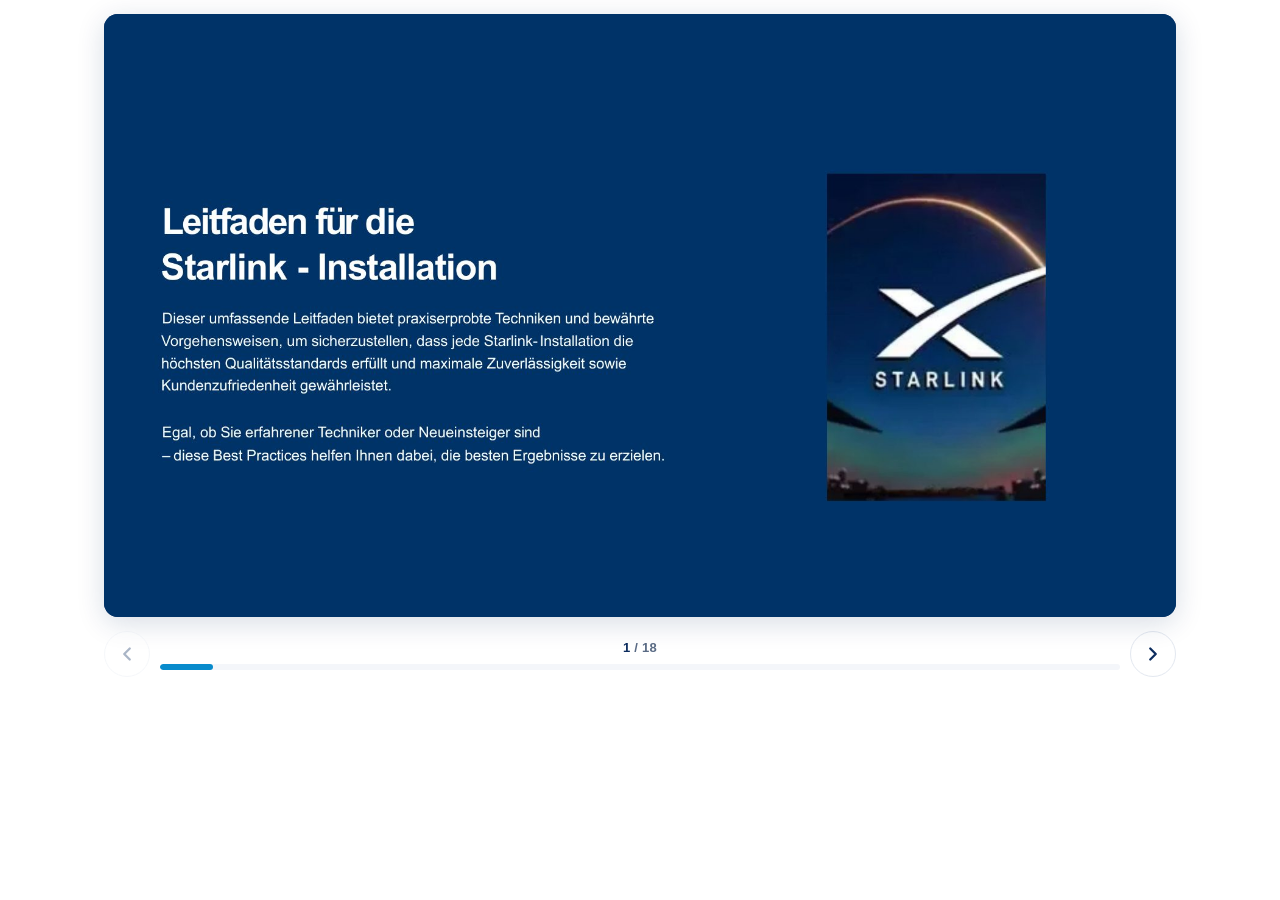
<file: index.html>
<!DOCTYPE html>
<html lang="de">
<head>
<meta charset="UTF-8" />
<meta name="viewport" content="width=device-width, initial-scale=1, viewport-fit=cover" />
<meta name="robots" content="noindex" />
<title>Starlink-Installation – Best Practices</title>
<style>
  /* ===== Helferline-Stil – zentrale Variablen (hier anpassen) ===== */
  :root{
    --brand:        #088bcc;   /* Helferline-Blau */
    --brand-dark:   #0670a3;
    --navy:         #0d2d5f;   /* dunkelblau wie die Folien */
    --bg:           #ffffff;
    --surface:      #f4f6fa;
    --text:         #0d2d5f;
    --text-soft:    #5a6b85;
    --border:       #e3e8f0;
    --radius:       14px;
    --shadow:       0 6px 28px rgba(13,45,95,.16);
    --font: -apple-system, BlinkMacSystemFont, "Segoe UI", Roboto, "Helvetica Neue", Arial, sans-serif;
  }

  *{ box-sizing:border-box; margin:0; padding:0; -webkit-tap-highlight-color:transparent; }
  html,body{ height:100%; }
  body{
    font-family:var(--font);
    color:var(--text);
    background:var(--bg);
    line-height:1.5;
    /* sicher im iframe + auf dem Handy (Notch) */
    padding:env(safe-area-inset-top) env(safe-area-inset-right) env(safe-area-inset-bottom) env(safe-area-inset-left);
  }

  .app{
    max-width:1100px;
    margin:0 auto;
    padding:14px 14px 18px;
    display:flex;
    flex-direction:column;
    gap:14px;
    min-height:100%;
  }

  /* ===== Folien-Bühne ===== */
  .stage{
    position:relative;
    width:100%;
    aspect-ratio:16/9;
    background:var(--navy);
    border-radius:var(--radius);
    overflow:hidden;
    box-shadow:var(--shadow);
    touch-action:pan-y;
    user-select:none;
  }
  .stage img{
    position:absolute;
    inset:0;
    width:100%;
    height:100%;
    object-fit:contain;
    opacity:0;
    transition:opacity .25s ease;
  }
  .stage img.active{ opacity:1; }

  /* Pfeile auf der Bühne (Desktop / Tablet) */
  .edge{
    position:absolute;
    top:0; bottom:0;
    width:18%;
    max-width:90px;
    border:0;
    background:transparent;
    color:#fff;
    cursor:pointer;
    display:flex;
    align-items:center;
    opacity:0;
    transition:opacity .2s ease;
    z-index:2;
  }
  .stage:hover .edge{ opacity:1; }
  .edge.prev{ left:0; justify-content:flex-start; padding-left:10px; }
  .edge.next{ right:0; justify-content:flex-end; padding-right:10px; }
  .edge:disabled{ opacity:0 !important; cursor:default; }
  .edge svg{
    width:42px; height:42px;
    background:rgba(13,45,95,.55);
    border-radius:50%;
    padding:8px;
    backdrop-filter:blur(2px);
  }
  .edge:hover svg{ background:var(--brand); }

  /* Ladeindikator */
  .stage::after{
    content:"";
    position:absolute;
    top:50%; left:50%;
    width:34px; height:34px;
    margin:-17px 0 0 -17px;
    border:3px solid rgba(255,255,255,.25);
    border-top-color:#fff;
    border-radius:50%;
    animation:spin .8s linear infinite;
    opacity:0;
    transition:opacity .2s;
    z-index:1;
  }
  .stage.loading::after{ opacity:1; }
  @keyframes spin{ to{ transform:rotate(360deg); } }

  /* ===== Steuerleiste ===== */
  .controls{
    display:flex;
    align-items:center;
    gap:10px;
  }
  .nav-btn{
    flex:0 0 auto;
    width:46px; height:46px;
    border:1px solid var(--border);
    background:var(--bg);
    color:var(--navy);
    border-radius:50%;
    font-size:0;
    cursor:pointer;
    display:flex; align-items:center; justify-content:center;
    transition:background .15s, border-color .15s, transform .05s;
  }
  .nav-btn svg{ width:22px; height:22px; }
  .nav-btn:active{ transform:scale(.94); }
  .nav-btn:hover:not(:disabled){ border-color:var(--brand); color:var(--brand); }
  .nav-btn:disabled{ opacity:.35; cursor:default; }

  .meter{
    flex:1 1 auto;
    display:flex;
    flex-direction:column;
    gap:6px;
    min-width:0;
  }
  .counter{
    font-size:13px;
    font-weight:600;
    color:var(--text-soft);
    text-align:center;
    letter-spacing:.02em;
  }
  .counter b{ color:var(--navy); }
  .bar{
    height:6px;
    width:100%;
    background:var(--surface);
    border-radius:99px;
    overflow:hidden;
  }
  .bar > i{
    display:block;
    height:100%;
    width:0;
    background:var(--brand);
    border-radius:99px;
    transition:width .25s ease;
  }

  /* ===== Responsiv ===== */
  @media (max-width:560px){
    .app{ padding:10px 10px 14px; gap:11px; }
    .stage{ border-radius:11px; }
    .edge{ display:none; }            /* am Handy nur Wischen + Buttons */
    .nav-btn{ width:44px; height:44px; }
    .btn{ font-size:14px; padding:12px 14px; }
  }
</style>
</head>
<body>
  <main class="app">
    <!-- Folien -->
    <div class="stage loading" id="stage">
      <button class="edge prev" id="edgePrev" aria-label="Vorherige Folie">
        <svg viewBox="0 0 24 24" fill="none" stroke="currentColor" stroke-width="2.5" stroke-linecap="round" stroke-linejoin="round"><polyline points="15 18 9 12 15 6"/></svg>
      </button>
      <button class="edge next" id="edgeNext" aria-label="Nächste Folie">
        <svg viewBox="0 0 24 24" fill="none" stroke="currentColor" stroke-width="2.5" stroke-linecap="round" stroke-linejoin="round"><polyline points="9 18 15 12 9 6"/></svg>
      </button>
    </div>

    <!-- Navigation + Fortschritt -->
    <div class="controls">
      <button class="nav-btn" id="prev" aria-label="Zurück">
        <svg viewBox="0 0 24 24" fill="none" stroke="currentColor" stroke-width="2.5" stroke-linecap="round" stroke-linejoin="round"><polyline points="15 18 9 12 15 6"/></svg>
      </button>
      <div class="meter">
        <div class="counter"><b id="cur">1</b> / <span id="total">18</span></div>
        <div class="bar"><i id="fill"></i></div>
      </div>
      <button class="nav-btn" id="next" aria-label="Weiter">
        <svg viewBox="0 0 24 24" fill="none" stroke="currentColor" stroke-width="2.5" stroke-linecap="round" stroke-linejoin="round"><polyline points="9 18 15 12 9 6"/></svg>
      </button>
    </div>
  </main>

<script>
(function(){
  "use strict";
  var TOTAL = 18;
  var PATH  = function(n){ return "slides/slide-" + String(n).padStart(2,"0") + ".jpg"; };

  var stage   = document.getElementById("stage");
  var curEl   = document.getElementById("cur");
  var fillEl  = document.getElementById("fill");
  var prevBtn = document.getElementById("prev");
  var nextBtn = document.getElementById("next");
  var edgePrev= document.getElementById("edgePrev");
  var edgeNext= document.getElementById("edgeNext");

  document.getElementById("total").textContent = TOTAL;

  var imgs = [];   // gecachte <img> Elemente, lazy erzeugt
  var index = 1;

  function getImg(n){
    if(imgs[n]) return imgs[n];
    var img = new Image();
    img.alt = "Folie " + n + " von " + TOTAL;
    img.draggable = false;
    img.src = PATH(n);
    stage.appendChild(img);
    imgs[n] = img;
    return img;
  }

  function show(n){
    n = Math.min(TOTAL, Math.max(1, n));
    index = n;

    var img = getImg(n);
    // Ladezustand
    stage.classList.toggle("loading", !img.complete);
    if(!img.complete){
      img.addEventListener("load", function(){
        if(index === n) stage.classList.remove("loading");
      }, { once:true });
    }

    // aktive Folie umschalten
    for(var i=1;i<=TOTAL;i++){
      if(imgs[i]) imgs[i].classList.toggle("active", i===n);
    }
    img.classList.add("active");

    // Nachbarn vorladen
    if(n < TOTAL) getImg(n+1);
    if(n > 1)     getImg(n-1);

    // UI aktualisieren
    curEl.textContent = n;
    fillEl.style.width = (n / TOTAL * 100) + "%";
    var atStart = n===1, atEnd = n===TOTAL;
    prevBtn.disabled = edgePrev.disabled = atStart;
    nextBtn.disabled = edgeNext.disabled = atEnd;
  }

  function nextSlide(){ if(index < TOTAL) show(index+1); }
  function prevSlide(){ if(index > 1)     show(index-1); }

  prevBtn.addEventListener("click", prevSlide);
  nextBtn.addEventListener("click", nextSlide);
  edgePrev.addEventListener("click", prevSlide);
  edgeNext.addEventListener("click", nextSlide);

  // Tastatur (Desktop)
  document.addEventListener("keydown", function(e){
    if(e.key === "ArrowRight" || e.key === "PageDown"){ nextSlide(); }
    else if(e.key === "ArrowLeft" || e.key === "PageUp"){ prevSlide(); }
  });

  // Wischen (Handy / Tablet)
  var sx=0, sy=0, tracking=false;
  stage.addEventListener("touchstart", function(e){
    if(e.touches.length!==1) return;
    sx=e.touches[0].clientX; sy=e.touches[0].clientY; tracking=true;
  }, { passive:true });
  stage.addEventListener("touchend", function(e){
    if(!tracking) return; tracking=false;
    var t=e.changedTouches[0];
    var dx=t.clientX-sx, dy=t.clientY-sy;
    if(Math.abs(dx) > 45 && Math.abs(dx) > Math.abs(dy)*1.4){
      if(dx < 0) nextSlide(); else prevSlide();
    }
  }, { passive:true });

  show(1);
})();
</script>
</body>
</html>
</file>
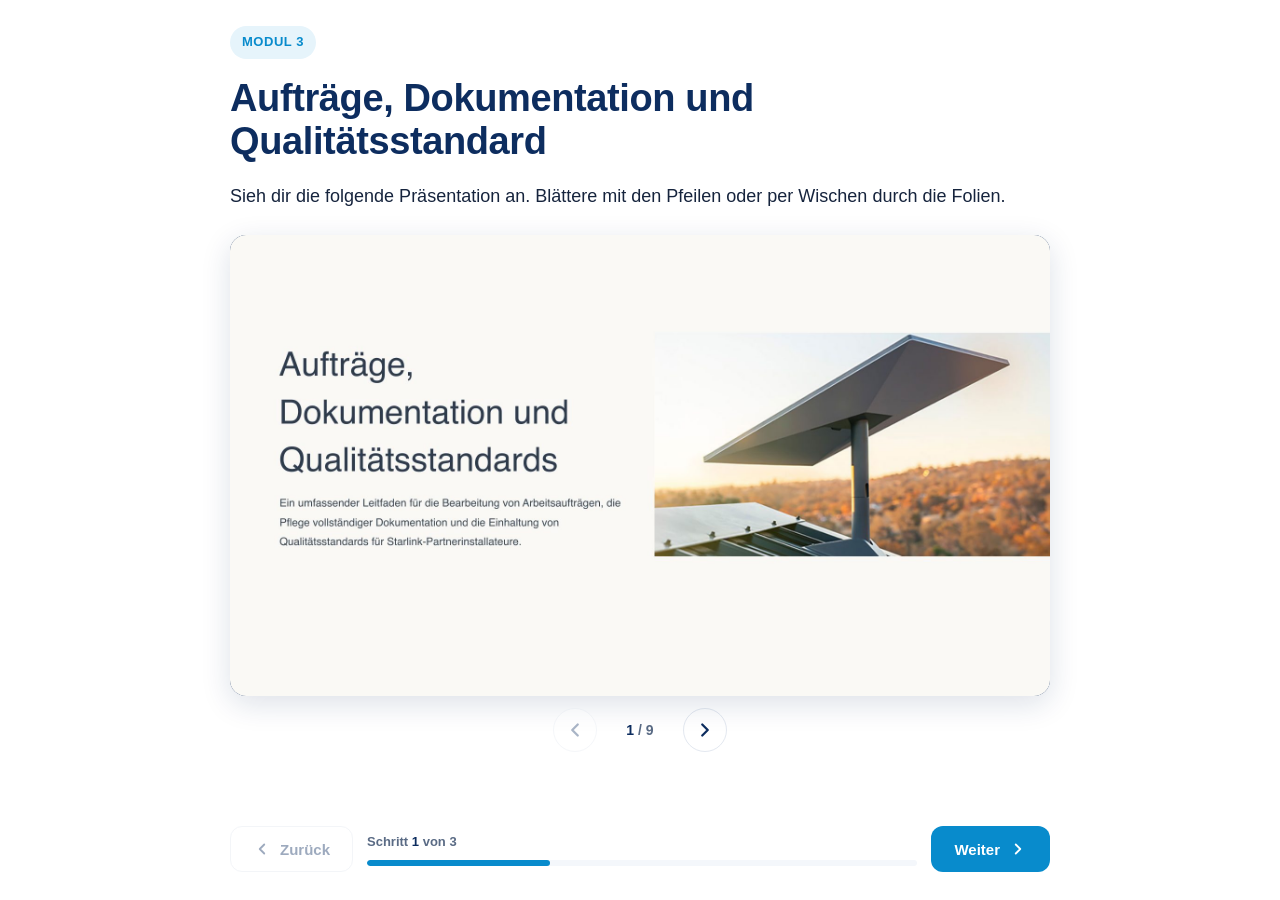
<file: modul-3/index.html>
<!DOCTYPE html>
<html lang="de">
<head>
<meta charset="UTF-8" />
<meta name="viewport" content="width=device-width, initial-scale=1, viewport-fit=cover" />
<meta name="robots" content="noindex" />
<title>Modul 3 – Arbeitsaufträge &amp; Dokumentation</title>
<link rel="stylesheet" href="../assets/module.css" />
</head>
<body>
  <main class="wrap">
    <span class="eyebrow">Modul 3</span>

    <section class="step active" data-step>
      <h1>Aufträge, Dokumentation und Qualitätsstandard</h1>
      <div class="lead"><p>Sieh dir die folgende Präsentation an. Blättere mit den Pfeilen oder per Wischen durch die Folien.</p></div>
      <div class="slides" data-base="../slides/work-orders/slide-" data-count="9">
        <div class="sstage"></div>
        <div class="scontrols">
          <button class="snav" data-dir="-1" aria-label="Vorherige Folie"><svg viewBox="0 0 24 24" fill="none" stroke="currentColor" stroke-width="2.5" stroke-linecap="round" stroke-linejoin="round"><polyline points="15 18 9 12 15 6"/></svg></button>
          <div class="scount"><b class="scur">1</b> / 9</div>
          <button class="snav" data-dir="1" aria-label="Nächste Folie"><svg viewBox="0 0 24 24" fill="none" stroke="currentColor" stroke-width="2.5" stroke-linecap="round" stroke-linejoin="round"><polyline points="9 18 15 12 9 6"/></svg></button>
        </div>
      </div>
    </section>

    <section class="step" data-step>
      <h1>Wissensüberprüfung – Arbeitsaufträge und Dokumentation</h1>
      <div class="lead"><p>Erreiche mehr als 70 %, um fortzufahren. Bei Fehlern kannst du es erneut versuchen.</p></div>
      <div class="quiz"></div>
      <script type="application/json" data-quiz>
      {
        "module": "Modul 3 – Wissensüberprüfung Arbeitsaufträge und Dokumentation",
        "passPercent": 70,
        "blockOnFail": true,
        "questions": [
          {
            "q": "Welche der folgenden Dokumente sind für die Starlink-Installationsdokumentation erforderlich?",
            "options": [
              "Kundensignaturen sind auf Genehmigungs- und Abschlussformularen verpflichtend",
              "Fotos müssen nur für den Außenbereich der Installation eingereicht werden",
              "Formulare können mit leeren Feldern eingereicht werden, solange die Fotos gemacht wurden"
            ],
            "answer": 0
          },
          {
            "q": "Erforderliche Formulare umfassen die Vorinstallationsbewertung, das Kundenfreigabeformular, das Abschlussformular der Installation und die Geräteüberprüfung.",
            "options": [
              "Wahr",
              "Falsch"
            ],
            "answer": 0
          },
          {
            "q": "Welche der folgenden ist erforderlich, um die SBPM-Standards zu erfüllen?",
            "options": [
              "Alle erforderlichen Formulare und Fotos sollten unmittelbar nach einer Installation eingereicht werden",
              "Nur das Vorinstallationsformular ist zur Einreichung erforderlich"
            ],
            "answer": 0
          }
        ]
      }
      </script>
    </section>

    <section class="step" data-step>
      <h1>Wissensüberprüfung – Finale</h1>
      <div class="lead"><p>5 zufällige Fragen aus dem gesamten Kurs. Erreiche mehr als 70 %, um Modul 3 abzuschließen.</p></div>
      <div class="quiz"></div>
      <script type="application/json" data-quiz>
      {
        "module": "Modul 3 – Wissensüberprüfung Finale",
        "passPercent": 70,
        "blockOnFail": true,
        "pickRandom": 5,
        "questions": [
          {
            "q": "Welche der folgenden Vorteile bietet Starlink im Vergleich zu herkömmlichen Satelliten-Internetdiensten?",
            "options": [
              "Starlink nutzt eine große Satellitenkonstellation in der niedrigen Erdumlaufbahn.",
              "Starlink erfordert keine Sicht zum Himmel, um eine Verbindung herzustellen.",
              "Starlink funktioniert nur in warmen Klimazonen."
            ],
            "answer": 0
          },
          {
            "q": "Welche Anforderung gilt für die Nutzung des Starlink-Internets?",
            "options": [
              "Liefert Internet über geostationäre Satelliten",
              "Erfordert eine freie Sicht zum Himmel",
              "Funktioniert nur innerhalb der Vereinigten Staaten"
            ],
            "answer": 1
          },
          {
            "q": "Welche Aussage trifft auf Starlinks Technologie zu?",
            "options": [
              "Starlink funktioniert bei widrigen Wetterbedingungen nicht",
              "Starlink erfordert eine freie Sicht zum Himmel für einen optimalen Betrieb.",
              "Starlink-Kits enthalten nicht die für die Internetverbindung erforderliche Ausrüstung."
            ],
            "answer": 1
          },
          {
            "q": "Was bietet Starlink?",
            "options": [
              "Zugang zu Glasfaserkabeln",
              "Die fortschrittlichste Satellitentechnologie der Welt zur Bereitstellung von schnellem Internet mit geringer Latenz.",
              "Herkömmlicher Kabelfernsehservice"
            ],
            "answer": 1
          },
          {
            "q": "Was ist der Zweck der Fehlerbehebung innerhalb der Starlink-App?",
            "options": [
              "Installationsaufträge dauerhaft speichern",
              "Konnektivitätsprobleme diagnostizieren und beheben",
              "Die Internetgeschwindigkeit über die Kapazität von Starlink hinaus steigern"
            ],
            "answer": 1
          },
          {
            "q": "Was sollten Sie tun, wenn in der Starlink-App die Meldung „Starlink nicht erreichbar“ angezeigt wird?",
            "options": [
              "Die Starlink-Schüssel sofort ersetzen",
              "Starten Sie das System neu, indem Sie die Stromversorgung trennen und anschließend wieder anschließen",
              "Die Meldung ignorieren und später erneut versuchen"
            ],
            "answer": 1
          },
          {
            "q": "Welcher Schritt trägt zur optimalen Zuverlässigkeit einer Starlink-Installation bei?",
            "options": [
              "Die Schüssel abgedeckt lassen, um Witterungseinflüsse zu vermeiden",
              "Die Schüssel mit einer Schutzplane abdecken, um sie sauber zu halten.",
              "Die Schüssel so montieren, dass sie eine klare, freie Sicht auf den Himmel hat."
            ],
            "answer": 2
          },
          {
            "q": "Welche Vorgehensweise ist eine bewährte Methode bei der Montage der Starlink-Schüssel?",
            "options": [
              "Wählen Sie einen Standort inmitten vieler Bäume, um die Schüssel vor Wind zu schützen",
              "Stellen Sie sicher, dass die Halterung eben, sicher ist und eine freie Sicht auf den Himmel bietet",
              "Montieren Sie die Schüssel aus Bequemlichkeitsgründen im Inneren eines Fensters"
            ],
            "answer": 1
          },
          {
            "q": "Wie stellt man eine ordnungsgemäße Verlegung des Starlink-Kabels sicher?",
            "options": [
              "Stellen Sie sicher, dass das Kabel lang genug ist und etwas Spielraum für Wärme- und Kälteausdehnung bietet.",
              "Knicken Sie das Kabel, damit es sich eng um Ecken legt.",
              "Verlegen Sie das Kabel durch Wasserrohre für zusätzlichen Schutz."
            ],
            "answer": 0
          },
          {
            "q": "Was ist der korrekte Ansatz zur Verlegung und zum Schutz von Starlink-Kabeln?",
            "options": [
              "Verwenden Sie scharfe Biegungen, um Kabel zu verbergen.",
              "Befestigen Sie Kabel ordentlich mit Clips oder Kabelkanälen und schützen Sie alle Eintrittspunkte vor Witterungseinflüssen.",
              "Lassen Sie Kabel bis zum Ende der Arbeit frei draußen laufen."
            ],
            "answer": 1
          },
          {
            "q": "Wie können Sie am Ende einer Installation die Kundenzufriedenheit am besten sicherstellen?",
            "options": [
              "Demonstrieren Sie die Starlink-App, erläutern Sie grundlegende Fehlerbehebungsschritte und beantworten Sie alle Fragen.",
              "Verlassen Sie den Einsatzort sofort.",
              "Überspringen Sie den Geschwindigkeitstest, da das System bereits aktiv ist."
            ],
            "answer": 0
          },
          {
            "q": "Welche Leistungstests müssen Sie durchführen?",
            "options": [
              "Geschwindigkeit",
              "Verbindung",
              "Abdeckung",
              "Alle oben genannten"
            ],
            "answer": 3
          }
        ]
      }
      </script>
    </section>

    <div class="controls" id="controls">
      <button class="btn btn-ghost" id="prev">
        <svg viewBox="0 0 24 24" fill="none" stroke="currentColor" stroke-width="2.4" stroke-linecap="round" stroke-linejoin="round"><polyline points="15 18 9 12 15 6"/></svg>
        Zurück
      </button>
      <div class="progress">
        <div class="label">Schritt <b id="cur">1</b> von <span id="total">3</span></div>
        <div class="bar"><i id="fill"></i></div>
      </div>
      <button class="btn btn-primary" id="next">
        <span id="nextLbl">Weiter</span>
        <svg viewBox="0 0 24 24" fill="none" stroke="currentColor" stroke-width="2.4" stroke-linecap="round" stroke-linejoin="round"><polyline points="9 18 15 12 9 6"/></svg>
      </button>
    </div>
  </main>

<script src="../assets/quiz.js"></script>
<script src="../assets/module.js"></script>
</body>
</html>
</file>
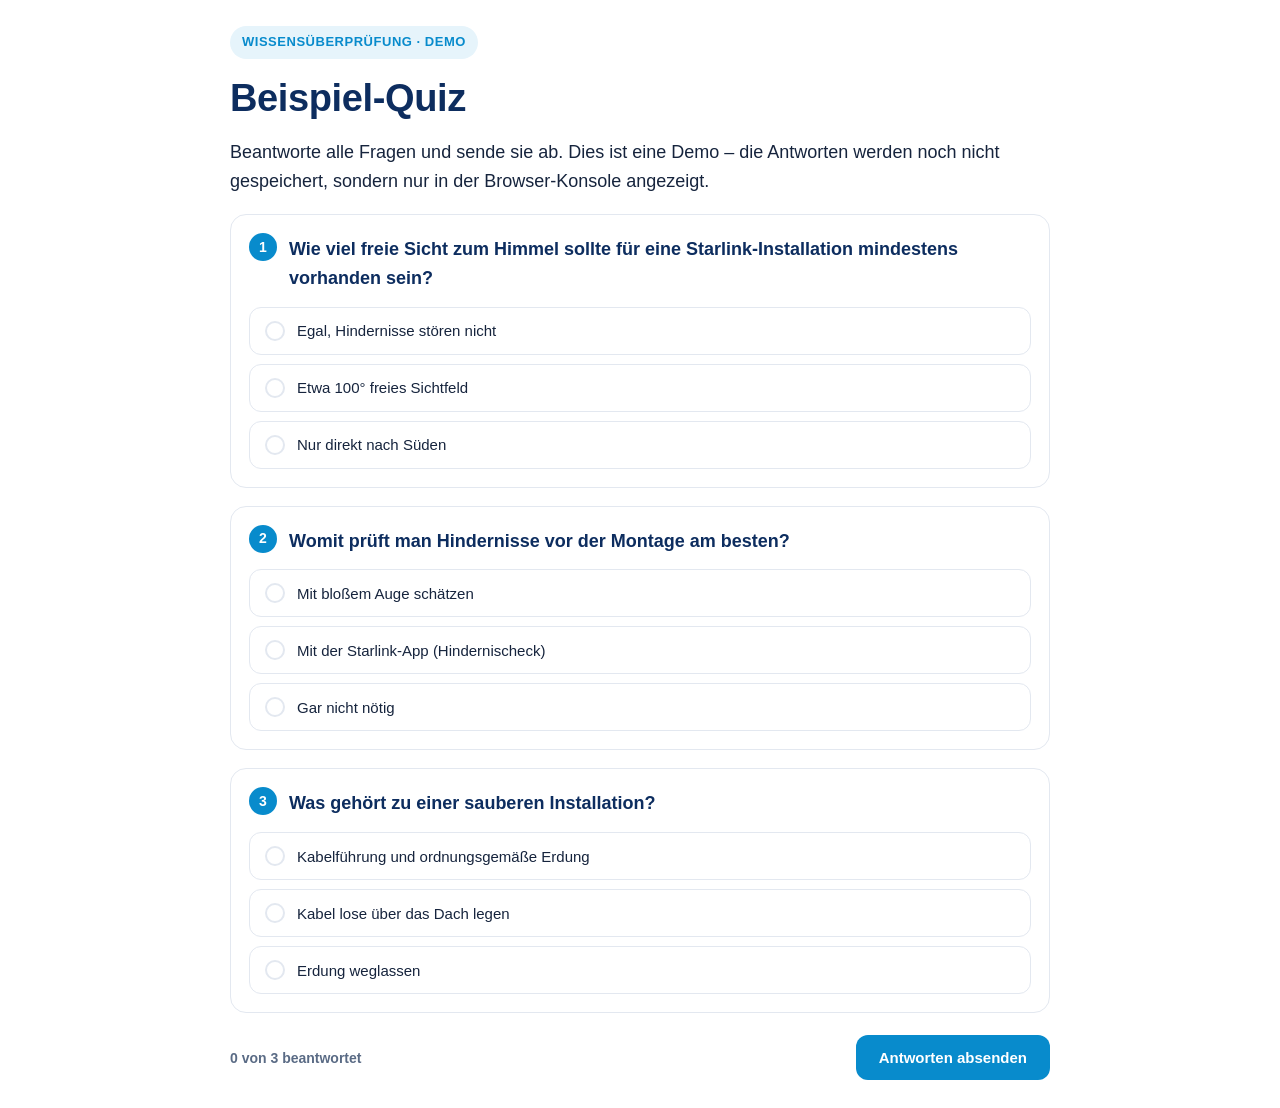
<file: quiz-demo/index.html>
<!DOCTYPE html>
<html lang="de">
<head>
<meta charset="UTF-8" />
<meta name="viewport" content="width=device-width, initial-scale=1, viewport-fit=cover" />
<meta name="robots" content="noindex" />
<title>Wissensüberprüfung – Demo</title>
<link rel="stylesheet" href="../assets/module.css" />
</head>
<body>
  <main class="wrap">
    <span class="eyebrow">Wissensüberprüfung · Demo</span>
    <h1>Beispiel-Quiz</h1>
    <div class="lead">
      <p>Beantworte alle Fragen und sende sie ab. Dies ist eine Demo – die Antworten werden noch nicht gespeichert, sondern nur in der Browser-Konsole angezeigt.</p>
    </div>

    <div id="quiz"></div>
  </main>

  <script>
    window.QUIZ = {
      module: "Demo – Wissensüberprüfung",
      endpoint: "",            // leer = Demo-Modus (kein Speichern). Später: Apps-Script-URL eintragen.
      secret: "",
      passPercent: 67,
      blockOnFail: true,
      endEvent: "videoCompleted",
      questions: [
        {
          q: "Wie viel freie Sicht zum Himmel sollte für eine Starlink-Installation mindestens vorhanden sein?",
          options: ["Egal, Hindernisse stören nicht", "Etwa 100° freies Sichtfeld", "Nur direkt nach Süden"],
          answer: 1
        },
        {
          q: "Womit prüft man Hindernisse vor der Montage am besten?",
          options: ["Mit bloßem Auge schätzen", "Mit der Starlink-App (Hindernischeck)", "Gar nicht nötig"],
          answer: 1
        },
        {
          q: "Was gehört zu einer sauberen Installation?",
          options: ["Kabelführung und ordnungsgemäße Erdung", "Kabel lose über das Dach legen", "Erdung weglassen"],
          answer: 0
        }
      ]
    };
  </script>
  <script src="../assets/quiz.js"></script>
</body>
</html>
</file>
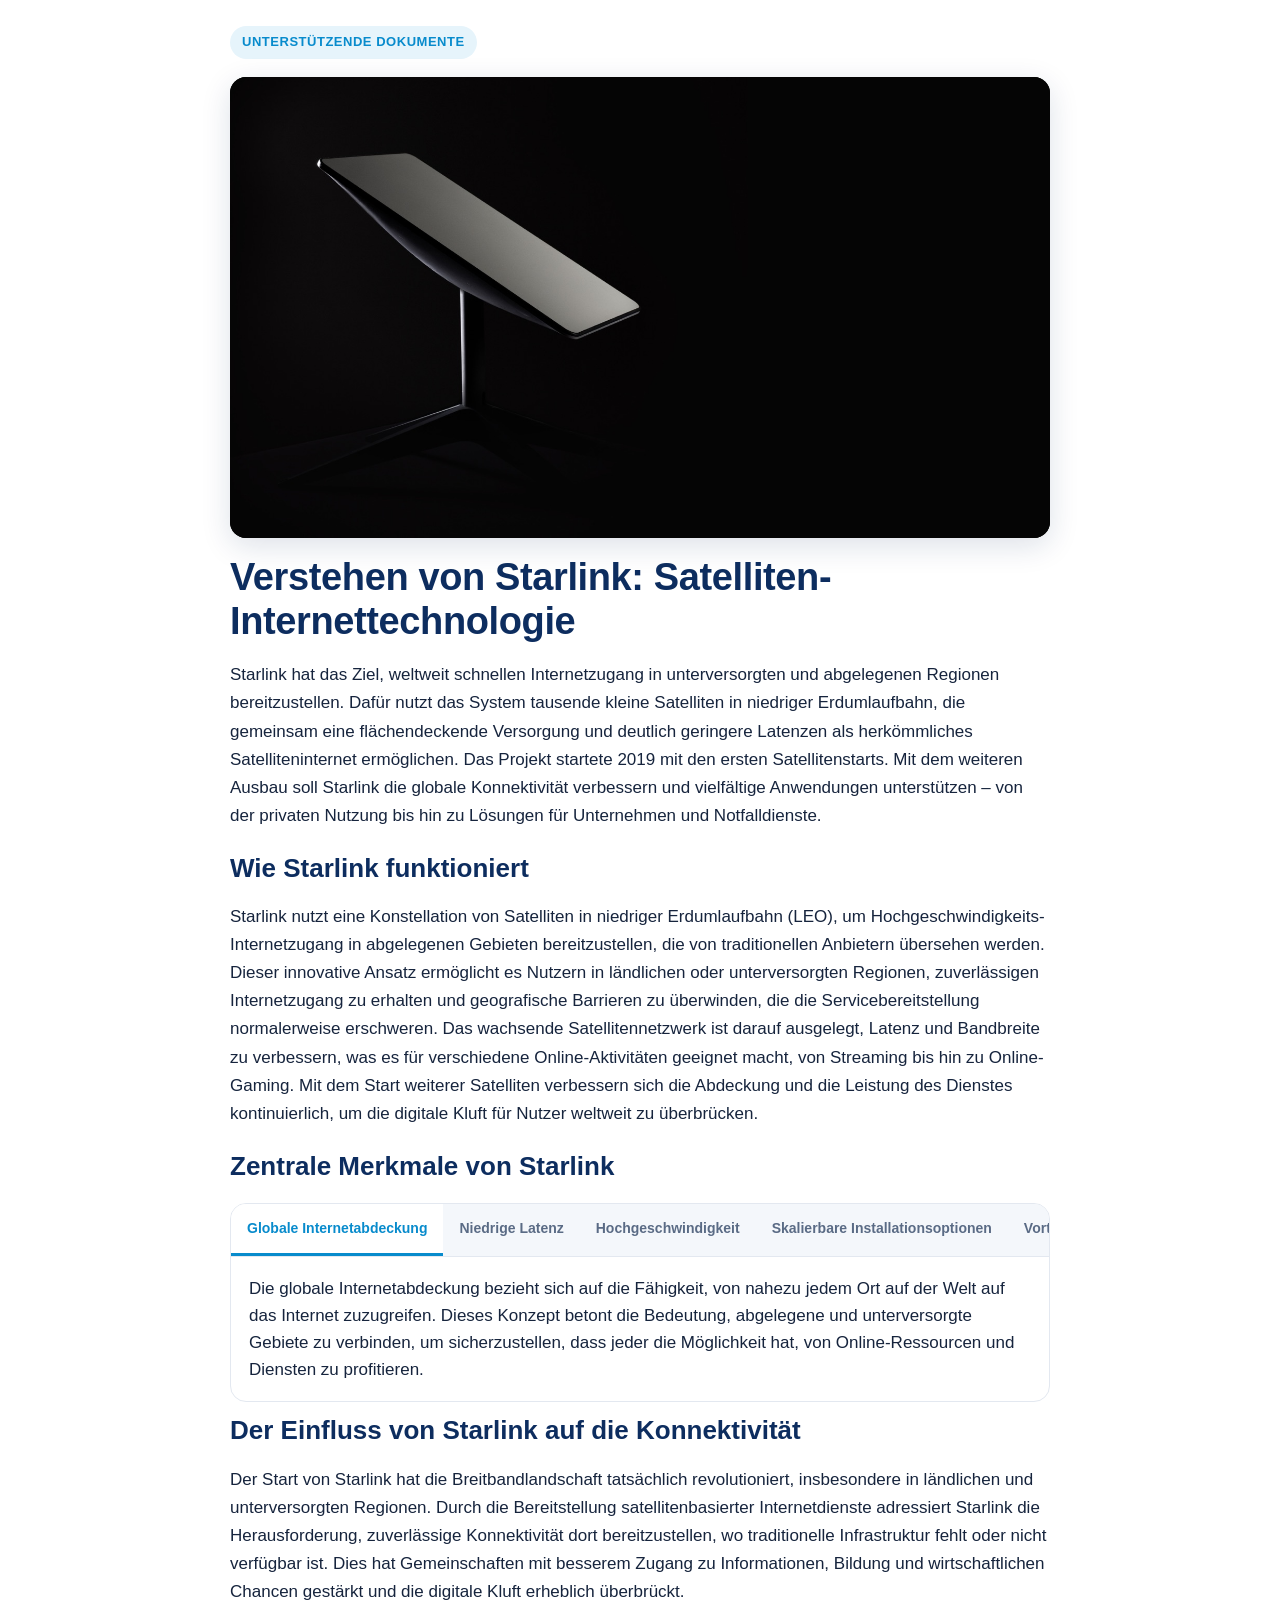
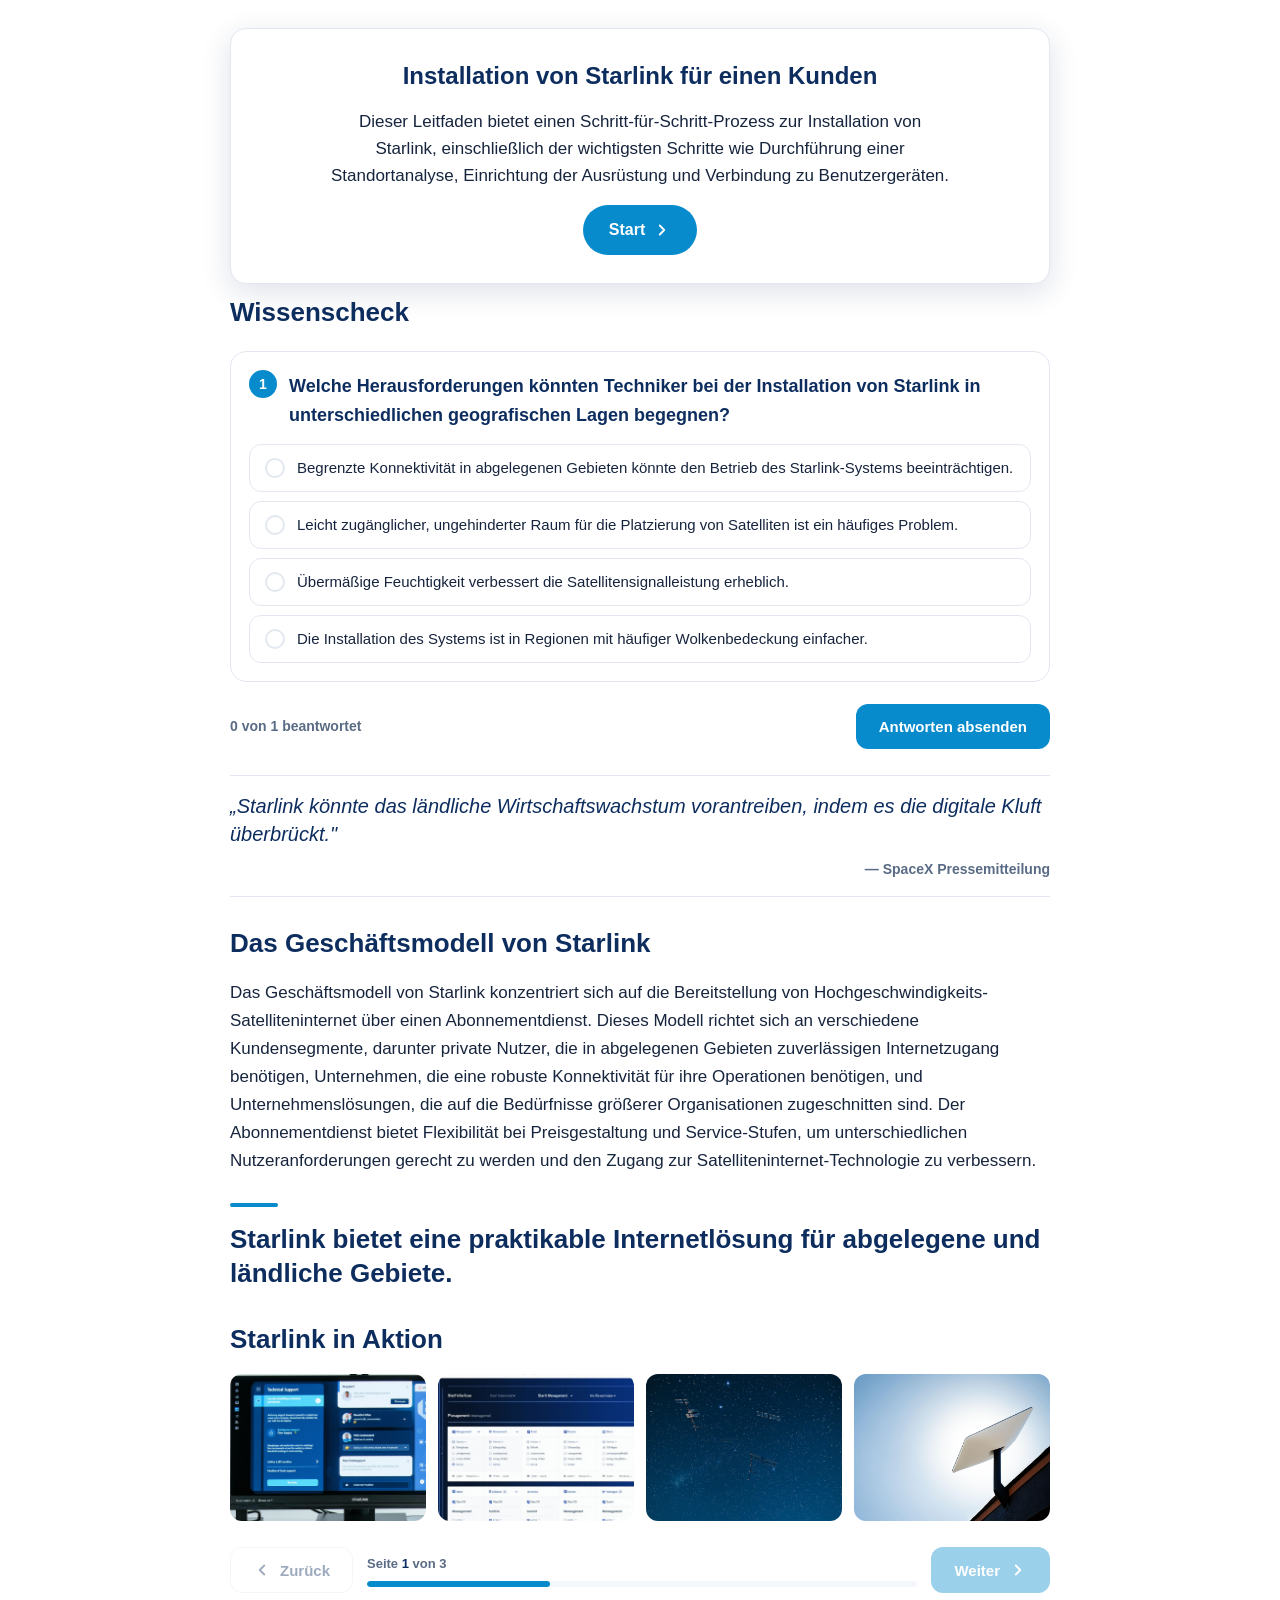
<file: wissen/index.html>
<!DOCTYPE html>
<html lang="de">
<head>
<meta charset="UTF-8" />
<meta name="viewport" content="width=device-width, initial-scale=1, viewport-fit=cover" />
<meta name="robots" content="noindex" />
<title>Verstehen von Starlink – Unterstützende Dokumente</title>
<link rel="stylesheet" href="../assets/module.css" />
</head>
<body>
  <main class="wrap">
    <span class="eyebrow">Unterstützende Dokumente</span>

    <section class="step active" data-step>
      <div class="hero"><img src="../img/wissen/hero.jpg" alt="Starlink-Antenne" /></div>
      <h1>Verstehen von Starlink: Satelliten-Internettechnologie</h1>
      <p class="body">Starlink hat das Ziel, weltweit schnellen Internetzugang in unterversorgten und abgelegenen Regionen bereitzustellen. Dafür nutzt das System tausende kleine Satelliten in niedriger Erdumlaufbahn, die gemeinsam eine flächendeckende Versorgung und deutlich geringere Latenzen als herkömmliches Satelliteninternet ermöglichen. Das Projekt startete 2019 mit den ersten Satellitenstarts. Mit dem weiteren Ausbau soll Starlink die globale Konnektivität verbessern und vielfältige Anwendungen unterstützen – von der privaten Nutzung bis hin zu Lösungen für Unternehmen und Notfalldienste.</p>

      <h2>Wie Starlink funktioniert</h2>
      <p class="body">Starlink nutzt eine Konstellation von Satelliten in niedriger Erdumlaufbahn (LEO), um Hochgeschwindigkeits-Internetzugang in abgelegenen Gebieten bereitzustellen, die von traditionellen Anbietern übersehen werden. Dieser innovative Ansatz ermöglicht es Nutzern in ländlichen oder unterversorgten Regionen, zuverlässigen Internetzugang zu erhalten und geografische Barrieren zu überwinden, die die Servicebereitstellung normalerweise erschweren. Das wachsende Satellitennetzwerk ist darauf ausgelegt, Latenz und Bandbreite zu verbessern, was es für verschiedene Online-Aktivitäten geeignet macht, von Streaming bis hin zu Online-Gaming. Mit dem Start weiterer Satelliten verbessern sich die Abdeckung und die Leistung des Dienstes kontinuierlich, um die digitale Kluft für Nutzer weltweit zu überbrücken.</p>

      <h2>Zentrale Merkmale von Starlink</h2>
      <div class="tabs"><div class="tablist"><button class="tab active" data-i="0">Globale Internetabdeckung</button><button class="tab" data-i="1">Niedrige Latenz</button><button class="tab" data-i="2">Hochgeschwindigkeit</button><button class="tab" data-i="3">Skalierbare Installationsoptionen</button><button class="tab" data-i="4">Vorteile der globalen Konnektivität</button><button class="tab" data-i="5">Zukunft der Internetverbindung</button></div><div class="tabpanels"><div class="tabpanel active"><p>Die globale Internetabdeckung bezieht sich auf die Fähigkeit, von nahezu jedem Ort auf der Welt auf das Internet zuzugreifen. Dieses Konzept betont die Bedeutung, abgelegene und unterversorgte Gebiete zu verbinden, um sicherzustellen, dass jeder die Möglichkeit hat, von Online-Ressourcen und Diensten zu profitieren.</p></div><div class="tabpanel"><p>Geringe Latenzzeiten bei der Konnektivität sind entscheidend für Anwendungen, die Echtzeitkommunikation erfordern, wie Videokonferenzen und Online-Gaming. Sie minimieren Verzögerungen bei der Datenübertragung und sorgen für ein reibungsloseres und reaktionsschnelleres Nutzererlebnis.</p></div><div class="tabpanel"><p>Hochgeschwindigkeits-Internetzugang ist in der heutigen digitalen Welt zu einer Notwendigkeit geworden. Er ermöglicht es Nutzern, große Dateien schnell herunter- und hochzuladen, Inhalte in hoher Auflösung zu streamen und bandbreitenintensive Aktivitäten ohne Unterbrechungen durchzuführen.</p></div><div class="tabpanel"><p>Skalierbare Installationsoptionen sind unerlässlich, um die Internetinfrastruktur an die wachsende Nachfrage anzupassen. Diese Flexibilität erlaubt es Dienstanbietern, ihre Netzwerke effizient zu erweitern und mehr Nutzer sowie erhöhten Datenverkehr zu bewältigen, ohne die Leistung zu beeinträchtigen.</p></div><div class="tabpanel"><p>Die Vorteile der globalen Konnektivität gehen über den reinen Zugang hinaus; sie fördern das Wirtschaftswachstum, verbessern die Bildung und stärken die Gesundheitsversorgung weltweit. Wenn alle verbunden sind, steigt das Potenzial für Innovationen und Zusammenarbeit erheblich.</p></div><div class="tabpanel"><p>Die Zukunft der Internetverbindung birgt spannende Möglichkeiten, darunter Fortschritte in der Satellitentechnologie und der Ausbau von Glasfasernetzen. Diese Entwicklungen zielen darauf ab, die digitale Kluft zu überbrücken und eine stärker vernetzte Welt zu schaffen.</p></div></div></div>

      <h2>Der Einfluss von Starlink auf die Konnektivität</h2>
      <p class="body">Der Start von Starlink hat die Breitbandlandschaft tatsächlich revolutioniert, insbesondere in ländlichen und unterversorgten Regionen. Durch die Bereitstellung satellitenbasierter Internetdienste adressiert Starlink die Herausforderung, zuverlässige Konnektivität dort bereitzustellen, wo traditionelle Infrastruktur fehlt oder nicht verfügbar ist. Dies hat Gemeinschaften mit besserem Zugang zu Informationen, Bildung und wirtschaftlichen Chancen gestärkt und die digitale Kluft erheblich überbrückt.</p>

      <div class="wizard">
        <div class="wzpanel wzintro active">
          <h3>Installation von Starlink für einen Kunden</h3>
          <p>Dieser Leitfaden bietet einen Schritt-für-Schritt-Prozess zur Installation von Starlink, einschließlich der wichtigsten Schritte wie Durchführung einer Standortanalyse, Einrichtung der Ausrüstung und Verbindung zu Benutzergeräten.</p>
          <button type="button" class="wzbtn wzstart">Start
            <svg viewBox="0 0 24 24" fill="none" stroke="currentColor" stroke-width="2.4" stroke-linecap="round" stroke-linejoin="round" style="width:18px;height:18px"><polyline points="9 18 15 12 9 6"/></svg>
          </button>
        </div>
        <div class="wzpanel wzstep"><span class="wzlabel">Schritt 1</span><h3>Standortanalyse durchführen</h3><p>Besuchen Sie die vorgeschlagene Installationsstelle, um den Standort zu beurteilen. Stellen Sie sicher, dass keine Hindernisse wie Bäume oder Gebäude das Satellitensignal blockieren. Bestimmen Sie die optimale Position für die Schüssel, um die beste Konnektivität zu gewährleisten.</p></div><div class="wzpanel wzstep"><span class="wzlabel">Schritt 2</span><h3>Vorbereitung der Installationsausrüstung</h3><p>Sammeln Sie alle notwendigen Installationsgeräte, einschließlich der Starlink-Schüssel, des WLAN-Routers, Befestigungsmaterialien und Werkzeuge. Bereiten Sie den Montagebereich vor und stellen Sie sicher, dass alle Komponenten einsatzbereit sind.</p></div><div class="wzpanel wzstep"><span class="wzlabel">Schritt 3</span><h3>Installation der Starlink-Schüssel</h3><p>Montieren Sie die Starlink-Schüssel sicher auf einem Dach oder Pfosten mit dem mitgelieferten Befestigungsmaterial. Streben Sie eine freie Sicht zum Himmel an, und verbinden Sie dann das Kabel der Schüssel mit dem WLAN-Router. Stellen Sie sicher, dass alles wasserdicht und sicher befestigt ist.</p></div><div class="wzpanel wzstep"><span class="wzlabel">Schritt 4</span><h3>System einschalten</h3><p>Schließen Sie den WLAN-Router an eine Stromquelle an und schalten Sie ihn ein. Warten Sie, bis sich die Starlink-Schüssel automatisch ausrichtet und sich mit den Satelliten verbindet. Dies kann einige Minuten dauern, während sie nach dem besten Signal sucht.</p></div><div class="wzpanel wzstep"><span class="wzlabel">Schritt 5</span><h3>Benutzergeräte verbinden</h3><p>Sobald das System mit Strom versorgt ist, verbinden Sie die Endgeräte der Nutzer mit dem Starlink-Netzwerk. Geben Sie das WLAN-Passwort an die Kunden weiter und helfen Sie ihnen, ihre Telefone, Computer oder andere Geräte mit dem Netzwerk zu verbinden.</p></div>
        <div class="wzpanel wzdone">
          <h3>Installation abgeschlossen</h3>
          <p>Die Installation von Starlink erfordert eine gründliche Standortanalyse, die richtige Einrichtung der Ausrüstung und die Verbindung der Endgeräte. Diese Schritte gewährleisten einen zuverlässigen Internetdienst für den Kunden.</p>
          <button type="button" class="wzbtn wzrestart">Neu starten
            <svg viewBox="0 0 24 24" fill="none" stroke="currentColor" stroke-width="2.4" stroke-linecap="round" stroke-linejoin="round" style="width:16px;height:16px"><polyline points="1 4 1 10 7 10"/><path d="M3.5 15a9 9 0 1 0 2.1-9.4L1 10"/></svg>
          </button>
        </div>
        <div class="wzdots"></div>
      </div>

      <h2>Wissenscheck</h2>
      <div class="quiz"></div>
      <script type="application/json" data-quiz>
      {
        "module": "Sondermodul – Verstehen von Starlink (Selbstcheck)",
        "passPercent": 70,
        "blockOnFail": false,
        "questions": [
          {
            "q": "Welche Herausforderungen könnten Techniker bei der Installation von Starlink in unterschiedlichen geografischen Lagen begegnen?",
            "options": [
              "Begrenzte Konnektivität in abgelegenen Gebieten könnte den Betrieb des Starlink-Systems beeinträchtigen.",
              "Leicht zugänglicher, ungehinderter Raum für die Platzierung von Satelliten ist ein häufiges Problem.",
              "Übermäßige Feuchtigkeit verbessert die Satellitensignalleistung erheblich.",
              "Die Installation des Systems ist in Regionen mit häufiger Wolkenbedeckung einfacher."
            ],
            "answer": 1
          }
        ]
      }
      </script>

      <blockquote class="quote">
        <p>„Starlink könnte das ländliche Wirtschaftswachstum vorantreiben, indem es die digitale Kluft überbrückt."</p>
        <cite>— SpaceX Pressemitteilung</cite>
      </blockquote>

      <h2>Das Geschäftsmodell von Starlink</h2>
      <p class="body">Das Geschäftsmodell von Starlink konzentriert sich auf die Bereitstellung von Hochgeschwindigkeits-Satelliteninternet über einen Abonnementdienst. Dieses Modell richtet sich an verschiedene Kundensegmente, darunter private Nutzer, die in abgelegenen Gebieten zuverlässigen Internetzugang benötigen, Unternehmen, die eine robuste Konnektivität für ihre Operationen benötigen, und Unternehmenslösungen, die auf die Bedürfnisse größerer Organisationen zugeschnitten sind. Der Abonnementdienst bietet Flexibilität bei Preisgestaltung und Service-Stufen, um unterschiedlichen Nutzeranforderungen gerecht zu werden und den Zugang zur Satelliteninternet-Technologie zu verbessern.</p>

      <p class="statement">Starlink bietet eine praktikable Internetlösung für abgelegene und ländliche Gebiete.</p>

      <h2>Starlink in Aktion</h2>
      <div class="gallery"><img src="../img/wissen/aktion-1.jpg" alt="Starlink in Aktion 1" loading="lazy" /><img src="../img/wissen/aktion-2.jpg" alt="Starlink in Aktion 2" loading="lazy" /><img src="../img/wissen/aktion-3.jpg" alt="Starlink in Aktion 3" loading="lazy" /><img src="../img/wissen/aktion-4.jpg" alt="Starlink in Aktion 4" loading="lazy" /></div>
    </section>

    <section class="step" data-step>
      <h1>Checklisten</h1>
      <div class="lead"><p>Die fünf Checklisten begleiten den gesamten Installationsablauf – von der Vorbereitung bis zur Dokumentation.</p></div>
      <div class="checkgroup">
        <h2>1️⃣ Checkliste vor der Installation (Privat & Unternehmen)</h2>
        <div class="purpose">Zweck: Sicherstellen, dass der Techniker vollständig vorbereitet ist, bevor er zum Einsatzort aufbricht.</div>
        <ul class="checklist"><li><svg viewBox="0 0 24 24" fill="none" stroke="currentColor" stroke-width="2.6" stroke-linecap="round" stroke-linejoin="round"><polyline points="20 6 9 17 4 12"/></svg><span>Arbeitsauftrag im Detail prüfen.</span></li><li><svg viewBox="0 0 24 24" fill="none" stroke="currentColor" stroke-width="2.6" stroke-linecap="round" stroke-linejoin="round"><polyline points="20 6 9 17 4 12"/></svg><span>Korrekte Ausrüstung für den Installationstyp (Privat oder Unternehmen) bestätigen.</span></li><li><svg viewBox="0 0 24 24" fill="none" stroke="currentColor" stroke-width="2.6" stroke-linecap="round" stroke-linejoin="round"><polyline points="20 6 9 17 4 12"/></svg><span>Sicherstellen, dass alle Werkzeuge vorhanden, funktionsfähig und aufgeladen sind.</span></li><li><svg viewBox="0 0 24 24" fill="none" stroke="currentColor" stroke-width="2.6" stroke-linecap="round" stroke-linejoin="round"><polyline points="20 6 9 17 4 12"/></svg><span>Verfügbarkeit der Montagematerialien (Dachmontage, Mastmontage, Wandmontage etc.) überprüfen.</span></li><li><svg viewBox="0 0 24 24" fill="none" stroke="currentColor" stroke-width="2.6" stroke-linecap="round" stroke-linejoin="round"><polyline points="20 6 9 17 4 12"/></svg><span>Bestätigen, dass das Fahrzeug über ausreichend Platz für den sicheren Transport des Starlink-Kits verfügt.</span></li><li><svg viewBox="0 0 24 24" fill="none" stroke="currentColor" stroke-width="2.6" stroke-linecap="round" stroke-linejoin="round"><polyline points="20 6 9 17 4 12"/></svg><span>Kundenadresse und spezielle Anweisungen überprüfen.</span></li><li><svg viewBox="0 0 24 24" fill="none" stroke="currentColor" stroke-width="2.6" stroke-linecap="round" stroke-linejoin="round"><polyline points="20 6 9 17 4 12"/></svg><span>Starlink-App öffnen und die Satellitenabdeckung für das Gebiet prüfen.</span></li></ul>
      </div>
      <div class="checkgroup">
        <h2>2️⃣ Checkliste für die Einrichtung vor Ort & Kundenkommunikation</h2>
        <div class="purpose">Zweck: Professionalität ausstrahlen, geplanten Ablauf kommunizieren und so Vertrauen beim Kunden aufbauen.</div>
        <ul class="checklist"><li><svg viewBox="0 0 24 24" fill="none" stroke="currentColor" stroke-width="2.6" stroke-linecap="round" stroke-linejoin="round"><polyline points="20 6 9 17 4 12"/></svg><span>Kunden begrüßen und sich als SBPM Starlink zertifizierter Techniker von der Firma HELFERLINE vorstellen.</span></li><li><svg viewBox="0 0 24 24" fill="none" stroke="currentColor" stroke-width="2.6" stroke-linecap="round" stroke-linejoin="round"><polyline points="20 6 9 17 4 12"/></svg><span>Installationsplan erläutern und den Standort der Antenne mit dem Kunden abstimmen.</span></li><li><svg viewBox="0 0 24 24" fill="none" stroke="currentColor" stroke-width="2.6" stroke-linecap="round" stroke-linejoin="round"><polyline points="20 6 9 17 4 12"/></svg><span>Anfängliche Fragen zur Starlink-Leistung und zum Service beantworten.</span></li><li><svg viewBox="0 0 24 24" fill="none" stroke="currentColor" stroke-width="2.6" stroke-linecap="round" stroke-linejoin="round"><polyline points="20 6 9 17 4 12"/></svg><span>Standortbegehung mit der Starlink-App durchführen (Hindernisprüfung).</span></li><li><svg viewBox="0 0 24 24" fill="none" stroke="currentColor" stroke-width="2.6" stroke-linecap="round" stroke-linejoin="round"><polyline points="20 6 9 17 4 12"/></svg><span>Zustimmung des Kunden für die endgültige Platzierung der Antenne einholen (inklusive Unterschrift).</span></li><li><svg viewBox="0 0 24 24" fill="none" stroke="currentColor" stroke-width="2.6" stroke-linecap="round" stroke-linejoin="round"><polyline points="20 6 9 17 4 12"/></svg><span>Kabelverlauf bestätigen und Zustimmung einholen, falls Bohrarbeiten erforderlich sind.</span></li></ul>
      </div>
      <div class="checkgroup">
        <h2>3️⃣ Checkliste für den Installationsprozess</h2>
        <div class="purpose">Zweck: Technische Genauigkeit und Qualitätsstandards sicherstellen.</div>
        <ul class="checklist"><li><svg viewBox="0 0 24 24" fill="none" stroke="currentColor" stroke-width="2.6" stroke-linecap="round" stroke-linejoin="round"><polyline points="20 6 9 17 4 12"/></svg><span>Halterung gemäß den SBPM/Starlink-Spezifikationen befestigen.</span></li><li><svg viewBox="0 0 24 24" fill="none" stroke="currentColor" stroke-width="2.6" stroke-linecap="round" stroke-linejoin="round"><polyline points="20 6 9 17 4 12"/></svg><span>Antenne so installieren, dass eine freie Sicht zum Himmel gewährleistet ist.</span></li><li><svg viewBox="0 0 24 24" fill="none" stroke="currentColor" stroke-width="2.6" stroke-linecap="round" stroke-linejoin="round"><polyline points="20 6 9 17 4 12"/></svg><span>Kabel ordentlich verlegen und alle Eintrittspunkte wetterfest abdichten.</span></li><li><svg viewBox="0 0 24 24" fill="none" stroke="currentColor" stroke-width="2.6" stroke-linecap="round" stroke-linejoin="round"><polyline points="20 6 9 17 4 12"/></svg><span>Router an einem optimalen Ort für die Abdeckung platzieren.</span></li><li><svg viewBox="0 0 24 24" fill="none" stroke="currentColor" stroke-width="2.6" stroke-linecap="round" stroke-linejoin="round"><polyline points="20 6 9 17 4 12"/></svg><span>Antenne und Router verbinden; System einschalten.</span></li><li><svg viewBox="0 0 24 24" fill="none" stroke="currentColor" stroke-width="2.6" stroke-linecap="round" stroke-linejoin="round"><polyline points="20 6 9 17 4 12"/></svg><span>Erfolgreiche Aktivierung in der Starlink-App bestätigen.</span></li><li><svg viewBox="0 0 24 24" fill="none" stroke="currentColor" stroke-width="2.6" stroke-linecap="round" stroke-linejoin="round"><polyline points="20 6 9 17 4 12"/></svg><span>Geschwindigkeits- und Konnektivitätstest durchführen.</span></li></ul>
      </div>
      <div class="checkgroup">
        <h2>4️⃣ Checkliste für die Übergabe an den Kunden</h2>
        <div class="purpose">Zweck: Kundenzufriedenheit sicherstellen und Anleitungen geben.</div>
        <ul class="checklist"><li><svg viewBox="0 0 24 24" fill="none" stroke="currentColor" stroke-width="2.6" stroke-linecap="round" stroke-linejoin="round"><polyline points="20 6 9 17 4 12"/></svg><span>Starlink-App-Funktionen demonstrieren (Netzwerkeinstellungen, Geräteverwaltung).</span></li><li><svg viewBox="0 0 24 24" fill="none" stroke="currentColor" stroke-width="2.6" stroke-linecap="round" stroke-linejoin="round"><polyline points="20 6 9 17 4 12"/></svg><span>Dem Kunden die Ergebnisse des Geschwindigkeitstests zeigen.</span></li><li><svg viewBox="0 0 24 24" fill="none" stroke="currentColor" stroke-width="2.6" stroke-linecap="round" stroke-linejoin="round"><polyline points="20 6 9 17 4 12"/></svg><span>Pflege, grundlegende Fehlerbehebung und Support-Kontaktdaten erläutern.</span></li><li><svg viewBox="0 0 24 24" fill="none" stroke="currentColor" stroke-width="2.6" stroke-linecap="round" stroke-linejoin="round"><polyline points="20 6 9 17 4 12"/></svg><span>Antworten auf häufig gestellte Fragen geben (Latenz, Wetterbeeinflussung, Gerätebeschränkungen).</span></li><li><svg viewBox="0 0 24 24" fill="none" stroke="currentColor" stroke-width="2.6" stroke-linecap="round" stroke-linejoin="round"><polyline points="20 6 9 17 4 12"/></svg><span>Zufriedenheit des Kunden mit Platzierung und Installation bestätigen.</span></li></ul>
      </div>
      <div class="checkgroup">
        <h2>5️⃣ Checkliste für Arbeitsauftrag & Dokumentation</h2>
        <div class="purpose">Zweck: Den QA-Prozess von SBPM abschließen und den Arbeitsnachweis erfassen.</div>
        <ul class="checklist"><li><svg viewBox="0 0 24 24" fill="none" stroke="currentColor" stroke-width="2.6" stroke-linecap="round" stroke-linejoin="round"><polyline points="20 6 9 17 4 12"/></svg><span>Erforderliche Fotos machen (Halterung, Kabeleinführung, Antennenposition, Routerstandort).</span></li><li><svg viewBox="0 0 24 24" fill="none" stroke="currentColor" stroke-width="2.6" stroke-linecap="round" stroke-linejoin="round"><polyline points="20 6 9 17 4 12"/></svg><span>Sicherstellen, dass alle Bilder den SBPM-Qualitätsrichtlinien entsprechen.</span></li><li><svg viewBox="0 0 24 24" fill="none" stroke="currentColor" stroke-width="2.6" stroke-linecap="round" stroke-linejoin="round"><polyline points="20 6 9 17 4 12"/></svg><span>Formulare rund um den Arbeitsauftrag ausfüllen, Bilder hochladen und darauf achten, dass die Dokumentation vollständig ist.</span></li></ul>
      </div>
    </section>

    <section class="step" data-step>
      <h1>Installations- und Dokumentationsprozess</h1>
      <div class="lead"><p>Der vollständige Ablauf einer Starlink-Installation nach SBPM-Standard – von der Vorbereitung bis zum Abschluss.</p></div>
      <h2>Vorbereitung vor dem Einsatz</h2>
      <p class="body"><b>Zielsetzung:</b> Sicherstellen, dass der Techniker vor der Anreise zum Einsatzort vollständig vorbereitet ist.</p>
<p class="body">Vor der Abreise muss der Techniker den Arbeitsauftrag sorgfältig prüfen und bestätigen, dass er die korrekte Ausrüstung entsprechend der Art der Installation (privat oder gewerblich) besitzt.</p><p class="body">Er muss verifizieren, dass alle Werkzeuge vorhanden, in gutem Zustand und aufgeladen sind, sowie die Verfügbarkeit der notwendigen Montagehardware (Dach, Mast, Wand etc.) bestätigen.</p><p class="body">Der Techniker muss ferner sicherstellen, dass das Fahrzeug über ausreichend Platz und geeignete Bedingungen für den sicheren Transport des Starlink-Kits verfügt.</p>
      <h2>Erstkontakt und Inspektion vor Ort</h2>
      <p class="body"><b>Zielsetzung:</b> Professionalität demonstrieren, Erwartungen festlegen und Vertrauen beim Kunden aufbauen.</p>
<p class="body">Bei Ankunft muss der Techniker den Kunden begrüßen und sich als Starlink-zertifizierter Techniker durch SBPM Partners (oder in Ausbildung) vorstellen.</p><p class="body">Anschließend muss er den Installationsplan erläutern, mit dem Kunden den vorgesehenen Standort der Antenne bestätigen und eine Standortinspektion mittels der Starlink-App durchführen, um potenzielle Hindernisse zu identifizieren.</p><p class="body">Bevor er fortfährt, muss er die Zustimmung des Kunden für die endgültige Platzierung der Antenne und die Kabelführung einholen, insbesondere wenn Bohrarbeiten oder strukturelle Modifikationen erforderlich sind.</p>
      <h2>Installationsverfahren</h2>
      <p class="body"><b>Zielsetzung:</b> Technische Genauigkeit und Einhaltung von Qualitätsstandards sicherstellen.</p>
<p class="body">Die Installation muss gemäß den Spezifikationen von SBPM und Starlink durchgeführt werden.</p><p class="body">Der Techniker muss die Halterung sicher montieren und sicherstellen, dass sie eben ist und eine vollständig freie Sicht auf den Himmel bietet.</p><p class="body">Die Verkabelung muss sauber verlegt werden, wobei alle Eintrittspunkte wasserdicht versiegelt sein müssen. Der Router sollte an einem zentralen und offenen Ort platziert werden, um eine optimale WLAN-Abdeckung zu gewährleisten.</p><p class="body">Nachdem das System angeschlossen ist, muss der Techniker die erfolgreiche Aktivierung über die Starlink-App verifizieren und Geschwindigkeits- und Konnektivitätstests durchführen, bevor der Auftrag abgeschlossen wird.</p>
      <h2>Kundenübergabe und Einweisung</h2>
      <p class="body"><b>Zielsetzung:</b> Kundenzufriedenheit bestätigen und die ordnungsgemäße Nutzung des Systems gewährleisten.</p>
<p class="body">Der Techniker muss dem Kunden die Hauptfunktionen der Starlink-App (Netzwerkeinstellungen, Geräteverwaltung, Signaldiagnose) zeigen und die Ergebnisse des Geschwindigkeitstests präsentieren.</p><p class="body">Er muss auch grundlegende Wartungsarbeiten, erste Fehlerbehebungsschritte und die Kontaktaufnahme mit dem technischen Support erläutern.</p><p class="body">Vor der Abreise muss der Techniker sicherstellen, dass der Kunde mit der Platzierung, dem Betrieb und dem Gesamterscheinungsbild der Installation zufrieden ist.</p>
      <h2>Dokumentation und Abschluss des Arbeitsauftrags</h2>
      <p class="body"><b>Zielsetzung:</b> Den Qualitätssicherungsprozess von SBPM abschließen und den Arbeitsnachweis erfassen.</p>
<p class="body">Am Ende der Installation muss der Techniker alle erforderlichen Fotos machen: Halterung, Kabeleintritt, Schüsselposition und Routerstandort.</p><p class="body">Alle Bilder müssen Datum, Uhrzeit und Geolocation enthalten und den etablierten Qualitätsrichtlinien von SBPM entsprechen.</p><p class="body">Anschließend muss er den Arbeitsauftrag vollständig ausfüllen und alle Dokumente hochladen. Nur wenn wirklich alle Voraussetzungen bei der Dokumentation erfüllt sind, gilt der Auftrag als erfolgreich abgeschlossen.</p>
    </section>

    <div class="controls" id="controls">
      <button class="btn btn-ghost" id="prev">
        <svg viewBox="0 0 24 24" fill="none" stroke="currentColor" stroke-width="2.4" stroke-linecap="round" stroke-linejoin="round"><polyline points="15 18 9 12 15 6"/></svg>
        Zurück
      </button>
      <div class="progress">
        <div class="label">Seite <b id="cur">1</b> von <span id="total">3</span></div>
        <div class="bar"><i id="fill"></i></div>
      </div>
      <button class="btn btn-primary" id="next">
        <span id="nextLbl">Weiter</span>
        <svg viewBox="0 0 24 24" fill="none" stroke="currentColor" stroke-width="2.4" stroke-linecap="round" stroke-linejoin="round"><polyline points="9 18 15 12 9 6"/></svg>
      </button>
    </div>
  </main>

<script src="../assets/quiz.js"></script>
<script src="../assets/module.js"></script>
</body>
</html>
</file>
<file: assets/module.css>
/* =========================================================
   Helferline – gemeinsames Designsystem für alle Module
   (iframe-tauglich, responsive, kein Header/Footer)
   Markenfarbe aus dem Helferline-Logo: #088bcc (Blau)
   ========================================================= */
:root{
  --brand:       #088bcc;   /* Helferline-Blau */
  --brand-dark:  #0670a3;
  --brand-soft:  #e6f4fb;
  --navy:        #0d2d5f;    /* dunkelblau wie die Folien */
  --bg:          #ffffff;
  --surface:     #f4f7fb;
  --text:        #16243d;
  --text-soft:   #5a6b85;
  --border:      #e3e8f0;
  --radius:      16px;
  --radius-sm:   12px;
  --shadow:      0 8px 30px rgba(13,45,95,.14);
  --font: -apple-system, BlinkMacSystemFont, "Segoe UI", Roboto, "Helvetica Neue", Arial, sans-serif;
}

*{ box-sizing:border-box; margin:0; padding:0; -webkit-tap-highlight-color:transparent; }
html,body{ height:100%; }
body{
  font-family:var(--font);
  color:var(--text);
  background:var(--bg);
  line-height:1.6;
  padding:env(safe-area-inset-top) env(safe-area-inset-right) env(safe-area-inset-bottom) env(safe-area-inset-left);
}

.wrap{
  max-width:860px;
  margin:0 auto;
  padding:26px 20px 28px;
  display:flex;
  flex-direction:column;
  min-height:100%;
}

/* kleines Modul-Label oben */
.eyebrow{
  display:inline-flex;
  align-items:center;
  gap:8px;
  align-self:flex-start;
  font-size:13px;
  font-weight:700;
  letter-spacing:.04em;
  text-transform:uppercase;
  color:var(--brand);
  background:var(--brand-soft);
  padding:6px 12px;
  border-radius:99px;
  margin-bottom:18px;
}

/* Schritt-Inhalt */
.step{ display:none; animation:fade .3s ease; }
.step.active{ display:block; }
@keyframes fade{ from{ opacity:0; transform:translateY(6px); } to{ opacity:1; transform:none; } }

h1{
  font-size:clamp(26px, 5vw, 38px);
  line-height:1.15;
  font-weight:800;
  color:var(--navy);
  letter-spacing:-.01em;
  margin-bottom:18px;
}
h2{
  font-size:clamp(20px, 3.5vw, 26px);
  font-weight:800;
  color:var(--navy);
  margin:8px 0 14px;
}
.lead p{
  font-size:clamp(16px, 2.3vw, 18px);
  color:var(--text);
  margin-bottom:16px;
}
.lead p:last-child{ margin-bottom:0; }

/* ===== Video-Player (anschaupflichtig, kein Vorspulen) ===== */
.player{
  position:relative;
  margin-top:24px;
  width:100%;
  aspect-ratio:16/9;
  background:#000;
  border-radius:var(--radius);
  overflow:hidden;
  box-shadow:var(--shadow);
}
.player video{
  width:100%; height:100%;
  display:block;
  object-fit:contain;
  background:#000;
}
/* YouTube-Einbettung füllt den Player */
.player .ytmount, .player iframe{
  position:absolute; inset:0;
  width:100%; height:100%;
  border:0;
}

/* großer Play-Button (Overlay) */
.bigplay{
  position:absolute; inset:0;
  display:flex; align-items:center; justify-content:center;
  background:rgba(13,45,95,.35);
  border:0; cursor:pointer;
  transition:opacity .2s;
  z-index:3;
}
.bigplay.hide{ opacity:0; pointer-events:none; }
.bigplay span{
  width:74px; height:74px;
  border-radius:50%;
  background:var(--brand);
  display:flex; align-items:center; justify-content:center;
  box-shadow:0 6px 20px rgba(0,0,0,.35);
  transition:transform .1s, background .15s;
}
.bigplay:hover span{ background:var(--brand-dark); transform:scale(1.05); }
.bigplay svg{ width:30px; height:30px; margin-left:4px; }

/* Steuerleiste unten im Player */
.vbar{
  position:absolute; left:0; right:0; bottom:0;
  display:flex; align-items:center; gap:12px;
  padding:11px 14px;
  background:linear-gradient(transparent, rgba(0,0,0,.7));
  z-index:2;
}
.vbar .pp{
  flex:0 0 auto;
  width:38px; height:38px;
  border:0; border-radius:50%;
  background:rgba(255,255,255,.16);
  color:#fff; cursor:pointer;
  display:flex; align-items:center; justify-content:center;
  transition:background .15s;
}
.vbar .pp:hover{ background:var(--brand); }
.vbar .pp svg{ width:18px; height:18px; }
/* Vollbild-Button (rechts) */
.vbar .fs{
  flex:0 0 auto;
  width:36px; height:36px;
  border:0; border-radius:9px;
  background:rgba(255,255,255,.16);
  color:#fff; cursor:pointer;
  display:flex; align-items:center; justify-content:center;
  transition:background .15s;
}
.vbar .fs:hover{ background:var(--brand); }
.vbar .fs svg{ width:18px; height:18px; }

/* Vollbildmodus: Player füllt den Bildschirm */
.player:fullscreen, .player:-webkit-full-screen{
  width:100vw; height:100vh;
  aspect-ratio:auto;
  border-radius:0;
  background:#000;
}
.player:fullscreen video, .player:-webkit-full-screen video{ object-fit:contain; }
/* nicht klickbarer Fortschrittsbalken (kein Spulen) */
.vtrack{
  flex:1 1 auto;
  height:6px;
  background:rgba(255,255,255,.25);
  border-radius:99px;
  overflow:hidden;
  pointer-events:none;            /* verhindert Klick-Seeking */
}
.vtrack > i{ display:block; height:100%; width:0; background:var(--brand); border-radius:99px; }
.vtime{
  flex:0 0 auto;
  font-size:13px; font-weight:700;
  color:#fff;
  font-variant-numeric:tabular-nums;
  min-width:96px; text-align:right;
}

/* kleiner Hinweis „Vorspulen deaktiviert" */
.vhint{
  position:absolute; top:12px; left:50%; transform:translateX(-50%);
  background:rgba(13,45,95,.85); color:#fff;
  font-size:12px; font-weight:600;
  padding:7px 13px; border-radius:99px;
  opacity:0; pointer-events:none;
  transition:opacity .25s;
  z-index:4; white-space:nowrap;
}
.vhint.show{ opacity:1; }

/* Hinweis unter dem Video (steuert das Weiterkommen) */
.watchnote{
  margin-top:14px;
  display:flex; align-items:center; gap:10px;
  font-size:14px; font-weight:600;
  color:var(--text-soft);
}
.watchnote .dot{
  flex:0 0 auto;
  width:24px; height:24px; border-radius:50%;
  display:flex; align-items:center; justify-content:center;
  background:var(--surface); border:1px solid var(--border);
  color:var(--text-soft);
}
.watchnote .dot svg{ width:14px; height:14px; }
.watchnote.done{ color:#1f9d55; }
.watchnote.done .dot{ background:#e7f3ea; border-color:#cfe9d8; color:#1f9d55; }

/* ===== Folien-Viewer (Präsentation, frei navigierbar) ===== */
.slides{ margin-top:24px; }
.sstage{
  position:relative;
  width:100%;
  aspect-ratio:16/9;
  background:var(--navy);
  border-radius:var(--radius);
  overflow:hidden;
  box-shadow:var(--shadow);
  touch-action:pan-y;
  user-select:none;
}
.sstage img{
  position:absolute; inset:0;
  width:100%; height:100%;
  object-fit:contain;
  opacity:0; transition:opacity .25s ease;
}
.sstage img.active{ opacity:1; }
.sstage::after{
  content:""; position:absolute; top:50%; left:50%;
  width:34px; height:34px; margin:-17px 0 0 -17px;
  border:3px solid rgba(255,255,255,.25); border-top-color:#fff;
  border-radius:50%; animation:spin .8s linear infinite;
  opacity:0; transition:opacity .2s;
}
.sstage.loading::after{ opacity:1; }
@keyframes spin{ to{ transform:rotate(360deg); } }

.scontrols{
  margin-top:12px;
  display:flex; align-items:center; justify-content:center;
  gap:16px;
}
.snav{
  width:44px; height:44px;
  border:1px solid var(--border);
  background:var(--bg); color:var(--navy);
  border-radius:50%;
  cursor:pointer;
  display:flex; align-items:center; justify-content:center;
  transition:background .15s, border-color .15s, color .15s, transform .05s;
}
.snav svg{ width:22px; height:22px; }
.snav:hover:not(:disabled){ border-color:var(--brand); color:var(--brand); }
.snav:active{ transform:scale(.94); }
.snav:disabled{ opacity:.35; cursor:default; }
.scount{ font-size:14px; font-weight:600; color:var(--text-soft); min-width:54px; text-align:center; }
.scount b{ color:var(--navy); }

/* ===== Platzhalter (Inhalt folgt) ===== */
.placeholder{
  margin-top:24px;
  width:100%;
  aspect-ratio:16/9;
  border:2px dashed var(--border);
  border-radius:var(--radius);
  background:var(--surface);
  display:flex; flex-direction:column;
  align-items:center; justify-content:center;
  text-align:center; gap:10px; padding:24px;
  color:var(--text-soft);
}
.placeholder svg{ width:40px; height:40px; color:var(--brand); }
.placeholder b{ color:var(--navy); font-size:16px; }
.placeholder span{ font-size:14px; }

/* ===== Quiz / Wissensüberprüfung ===== */
.q{
  margin-top:18px;
  border:1px solid var(--border);
  border-radius:var(--radius);
  background:var(--bg);
  padding:18px;
}
.q.missing{ border-color:#e0a32e; background:#fff8ec; }
.qhead{ display:flex; gap:12px; align-items:flex-start; margin-bottom:14px; }
.qnum{
  flex:0 0 auto;
  width:28px; height:28px; border-radius:50%;
  background:var(--brand); color:#fff;
  font-size:14px; font-weight:800;
  display:flex; align-items:center; justify-content:center;
}
.qtext{ font-size:clamp(16px,2.2vw,18px); font-weight:700; color:var(--navy); padding-top:2px; }
.qmulti{ font-size:.8em; font-weight:600; color:var(--text-soft); white-space:nowrap; }
.opts{ display:flex; flex-direction:column; gap:9px; }
.opts.multi .mark{ border-radius:6px; }   /* Mehrfachauswahl = eckige Kästchen */
.opt{
  display:flex; align-items:center; gap:12px;
  width:100%; text-align:left;
  padding:13px 15px;
  border:1px solid var(--border);
  border-radius:var(--radius-sm);
  background:var(--bg);
  font-family:inherit; font-size:15px; color:var(--text);
  cursor:pointer;
  transition:border-color .12s, background .12s;
}
.opt:hover{ border-color:var(--brand); }
.opt .mark{
  flex:0 0 auto;
  width:20px; height:20px; border-radius:50%;
  border:2px solid var(--border);
  display:flex; align-items:center; justify-content:center;
  transition:border-color .12s, background .12s;
}
.opt.sel{ border-color:var(--brand); background:var(--brand-soft); }
.opt.sel .mark{ border-color:var(--brand); background:var(--brand); box-shadow:inset 0 0 0 3px #fff; }
/* nach dem Absenden */
.opt.correct{ border-color:#1f9d55; background:#e7f3ea; }
.opt.correct .mark{ border-color:#1f9d55; background:#1f9d55; }
.opt.wrong{ border-color:#d23f3f; background:#fbeaea; }
.opt.wrong .mark{ border-color:#d23f3f; background:#d23f3f; }
.opts.locked .opt{ cursor:default; }
.opts.locked .opt:hover{ border-color:var(--border); }
.opts.locked .opt.sel{ border-color:var(--brand); }
.opts.locked .opt.correct{ border-color:#1f9d55; }
.opts.locked .opt.wrong{ border-color:#d23f3f; }

.quizbar{
  margin-top:22px;
  display:flex; align-items:center; gap:14px; flex-wrap:wrap;
}
.quizbar .count{ font-size:14px; font-weight:600; color:var(--text-soft); }

.result{
  margin-top:20px;
  border-radius:var(--radius);
  padding:18px;
  display:flex; align-items:center; gap:14px; flex-wrap:wrap;
  border:1px solid var(--border);
}
.result .ic{ flex:0 0 auto; width:44px; height:44px; border-radius:50%; display:flex; align-items:center; justify-content:center; }
.result .txt{ flex:1 1 220px; }
.result .txt b{ display:block; font-size:17px; }
.result .txt span{ font-size:14px; color:var(--text-soft); }
.result.pass{ background:#e7f3ea; border-color:#cfe9d8; }
.result.pass .ic{ background:#1f9d55; color:#fff; }
.result.pass .txt b{ color:#157a40; }
.result.fail{ background:#fbeaea; border-color:#f0cdcd; }
.result.fail .ic{ background:#d23f3f; color:#fff; }
.result.fail .txt b{ color:#a82c2c; }
.result .ic svg{ width:24px; height:24px; }

/* ===== Sondermodul: Lang-Inhalte ===== */
.hero{ width:100%; aspect-ratio:16/9; border-radius:var(--radius); overflow:hidden; background:#000; margin-bottom:18px; box-shadow:var(--shadow); }
.hero img{ width:100%; height:100%; object-fit:cover; display:block; }
.body{ font-size:clamp(15px,2.1vw,17px); line-height:1.65; color:var(--text); margin:10px 0 18px; }
.statement{ margin:28px 0; font-size:clamp(20px,3.4vw,26px); font-weight:800; color:var(--navy); line-height:1.3; }
.statement::before{ content:""; display:block; width:48px; height:4px; background:var(--brand); border-radius:99px; margin-bottom:16px; }

/* Zitat */
.quote{ margin:26px 0; padding:16px 0; border-top:1px solid var(--border); border-bottom:1px solid var(--border); }
.quote p{ font-size:clamp(17px,2.6vw,20px); font-style:italic; color:var(--navy); line-height:1.4; }
.quote cite{ display:block; text-align:right; margin-top:10px; font-style:normal; font-weight:700; color:var(--text-soft); font-size:14px; }

/* Tab-Wechsler */
.tabs{ margin-top:16px; border:1px solid var(--border); border-radius:var(--radius); overflow:hidden; }
.tablist{ display:flex; overflow-x:auto; background:var(--surface); border-bottom:1px solid var(--border); -webkit-overflow-scrolling:touch; }
.tab{ flex:0 0 auto; border:0; background:transparent; padding:13px 16px; font:inherit; font-weight:700; font-size:14px; color:var(--text-soft); cursor:pointer; white-space:nowrap; border-bottom:3px solid transparent; }
.tab:hover{ color:var(--navy); }
.tab.active{ color:var(--brand); border-bottom-color:var(--brand); background:var(--bg); }
.tabpanel{ display:none; padding:18px; font-size:clamp(15px,2.1vw,17px); line-height:1.6; color:var(--text); }
.tabpanel.active{ display:block; }

/* Installations-Assistent */
.wizard{ margin-top:22px; }
.wzpanel{ display:none; border:1px solid var(--border); border-radius:var(--radius); background:var(--bg); box-shadow:var(--shadow); padding:28px 22px; text-align:center; }
.wzpanel.active{ display:block; animation:fade .25s ease; }
.wzpanel h3{ font-size:clamp(19px,3vw,24px); color:var(--navy); margin-bottom:12px; }
.wzpanel p{ color:var(--text); font-size:clamp(15px,2.1vw,17px); max-width:620px; margin:0 auto; line-height:1.6; }
.wzlabel{ display:inline-block; background:var(--brand); color:#fff; font-weight:800; font-size:13px; padding:5px 14px; border-radius:99px; margin-bottom:14px; }
.wzbtn{ margin-top:16px; display:inline-flex; align-items:center; gap:8px; background:var(--brand); color:#fff; border:0; border-radius:99px; padding:12px 26px; font:inherit; font-weight:700; cursor:pointer; transition:background .15s; }
.wzbtn:hover{ background:var(--brand-dark); }
.wzbtn.wzrestart{ background:transparent; color:var(--brand); }
.wzbtn.wzrestart:hover{ background:transparent; text-decoration:underline; }
.wzdots{ display:none; justify-content:center; align-items:center; gap:8px; margin-top:16px; flex-wrap:wrap; }
.wzdots.show{ display:flex; }
.wzdot{ width:30px; height:30px; border-radius:50%; border:0; background:var(--surface); color:var(--text-soft); font:inherit; font-weight:700; font-size:13px; cursor:pointer; display:flex; align-items:center; justify-content:center; transition:background .15s,color .15s; }
.wzdot:hover{ background:var(--border); }
.wzdot.active{ background:var(--brand); color:#fff; }
.wzdot svg{ width:15px; height:15px; }

/* Galerie */
.gallery{ margin-top:14px; display:grid; grid-template-columns:repeat(2,1fr); gap:12px; }
.gallery img{ width:100%; aspect-ratio:4/3; object-fit:cover; border-radius:var(--radius-sm); display:block; background:var(--surface); }
@media (min-width:680px){ .gallery{ grid-template-columns:repeat(4,1fr); } }

/* Checklisten */
.checkgroup{ margin-top:16px; border:1px solid var(--border); border-radius:var(--radius); padding:18px; }
.checkgroup h2{ font-size:clamp(17px,2.6vw,21px); margin-bottom:4px; }
.checkgroup .purpose{ font-size:14px; color:var(--text-soft); margin-bottom:14px; }
.checklist{ list-style:none; display:flex; flex-direction:column; gap:11px; }
.checklist li{ display:flex; gap:11px; align-items:flex-start; font-size:15px; line-height:1.5; color:var(--text); }
.checklist li svg{ flex:0 0 auto; width:20px; height:20px; color:#1f9d55; margin-top:1px; }

/* ===== Anweisungs-Listen (Kursanweisungen) ===== */
.steps-list, .tips-list{ margin:4px 0 22px; padding-left:0; list-style:none; }
.steps-list{ counter-reset:s; }
.steps-list li, .tips-list li{
  position:relative;
  padding:0 0 14px 40px;
  font-size:clamp(15px,2.1vw,17px);
  color:var(--text);
  line-height:1.55;
}
.steps-list li:last-child, .tips-list li:last-child{ padding-bottom:0; }
.steps-list li b, .tips-list li b{ color:var(--navy); }
.steps-list li::before{
  counter-increment:s;
  content:counter(s);
  position:absolute; left:0; top:0;
  width:27px; height:27px;
  display:flex; align-items:center; justify-content:center;
  background:var(--brand); color:#fff;
  font-size:13px; font-weight:800;
  border-radius:50%;
}
.tips-list li::before{
  content:"";
  position:absolute; left:9px; top:9px;
  width:8px; height:8px; border-radius:50%;
  background:var(--brand);
}
.lead a, .tips-list a, .steps-list a{ color:var(--brand); font-weight:700; }

/* ===== Kursmenü / Übersicht ===== */
.menu-sub{
  font-size:clamp(16px,2.3vw,18px);
  font-weight:700;
  color:var(--brand);
  margin:-6px 0 20px;
}
.outline .mod{ margin-bottom:24px; }
.outline .mt{
  font-size:13px; font-weight:800;
  text-transform:uppercase; letter-spacing:.05em;
  color:var(--brand);
  background:var(--brand-soft);
  display:inline-block;
  padding:4px 11px; border-radius:99px;
  margin-bottom:10px;
}
.outline .ms{
  font-size:clamp(17px,2.6vw,20px);
  font-weight:800; color:var(--navy);
  margin:2px 0 10px;
}
.outline ul{ list-style:none; }
.outline li{
  display:flex; align-items:center; gap:12px;
  padding:11px 2px;
  border-bottom:1px solid var(--border);
  font-size:15px; color:var(--text);
}
.outline li:last-child{ border-bottom:0; }
.outline li::before{
  content:"";
  flex:0 0 auto;
  width:7px; height:7px; border-radius:50%;
  background:var(--brand);
}

/* Steuerleiste */
.controls{
  margin-top:auto;
  padding-top:26px;
  display:flex;
  align-items:center;
  gap:14px;
}
.controls.single{ display:none; }   /* bei nur einem Schritt ausblenden */

.progress{
  flex:1 1 auto;
  display:flex;
  flex-direction:column;
  gap:7px;
  min-width:0;
}
.progress .label{
  font-size:13px;
  font-weight:600;
  color:var(--text-soft);
}
.progress .label b{ color:var(--navy); }
.bar{ height:6px; background:var(--surface); border-radius:99px; overflow:hidden; }
.bar > i{ display:block; height:100%; width:0; background:var(--brand); border-radius:99px; transition:width .3s ease; }

/* Buttons */
.btn{
  display:inline-flex;
  align-items:center;
  justify-content:center;
  gap:9px;
  padding:13px 22px;
  border-radius:var(--radius-sm);
  font-size:15px;
  font-weight:700;
  font-family:inherit;
  text-decoration:none;
  cursor:pointer;
  border:1px solid transparent;
  transition:background .15s, border-color .15s, color .15s, transform .05s, opacity .15s;
  white-space:nowrap;
}
.btn:active{ transform:scale(.985); }
.btn svg{ width:18px; height:18px; flex:0 0 auto; }
.btn-primary{ background:var(--brand); color:#fff; }
.btn-primary:hover{ background:var(--brand-dark); }
.btn-ghost{ background:var(--bg); color:var(--navy); border-color:var(--border); }
.btn-ghost:hover{ border-color:var(--brand); color:var(--brand); }
.btn:disabled{ opacity:.4; cursor:default; }
.btn:disabled:hover{ background:var(--brand); }
.btn-ghost:disabled:hover{ background:var(--bg); color:var(--navy); border-color:var(--border); }

@media (max-width:560px){
  .wrap{ padding:18px 14px 20px; }
  .video{ border-radius:12px; }
  .btn{ padding:12px 16px; font-size:14px; }
}
</file>
